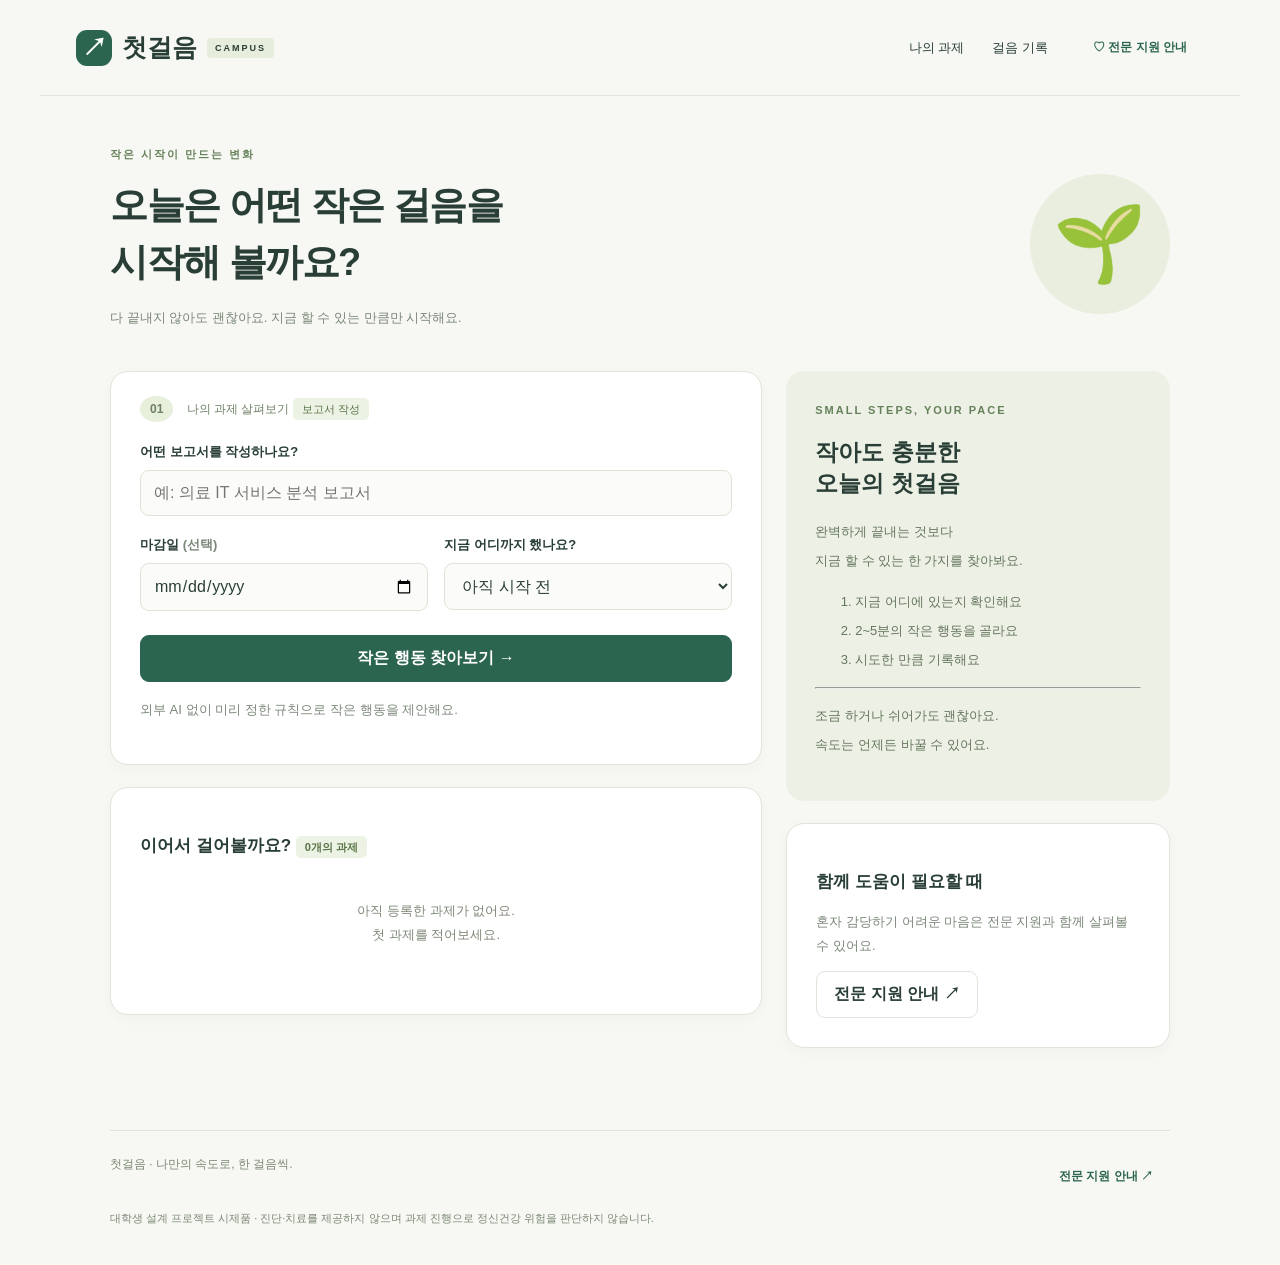
<file: index.html>
﻿<!doctype html><html lang="ko"><head><meta charset="utf-8"><meta name="viewport" content="width=device-width,initial-scale=1"><title>첫걸음 · 작은 시작의 힘</title><link rel="stylesheet" href="style.css"></head><body><header><a class="brand" href="#home"><b class="logo">↗</b> 첫걸음 <small>CAMPUS</small></a><nav><a href="#home">나의 과제</a><a href="#history">걸음 기록</a><button data-support>♡ 전문 지원 안내</button></nav></header><main id="app"></main><footer>첫걸음 · 나만의 속도로, 한 걸음씩.<button data-support>전문 지원 안내 ↗</button><p>대학생 설계 프로젝트 시제품 · 진단·치료를 제공하지 않으며 과제 진행으로 정신건강 위험을 판단하지 않습니다.</p></footer><dialog id="support"><button id="close" aria-label="닫기">×</button><h2>혼자 감당하지 않아도 괜찮아요</h2><p>학교 홈페이지에서 학생상담센터의 상담 방법을 확인해 보세요. 어려움이 계속되면 정신건강복지센터나 의료 전문가에게 도움을 요청할 수 있어요.</p><p>당장 안전을 지키기 어려운 긴급 상황에서는 112 또는 119에 연락하세요.</p><p>첫걸음은 전문적인 진단과 치료를 대신하지 않습니다.</p><button id="close-support">확인했어요</button></dialog><script type="module" src="app.mjs"></script></body></html>
</file>
<file: style.css>
﻿:root{font-family:'Malgun Gothic',sans-serif;color:#293e36;background:#f7f8f3;--green:#2c654f;--line:#dfe5da}*{box-sizing:border-box}body{margin:0}button,input,select,textarea{font:inherit}a{color:inherit;text-decoration:none}button{cursor:pointer;border:1px solid var(--line);background:white;border-radius:9px;padding:12px 17px;color:inherit;font-weight:600}button:hover{filter:brightness(.95)}:focus-visible{outline:3px solid #91ad68;outline-offset:4px}header{max-width:1200px;margin:auto;min-height:96px;display:flex;align-items:center;justify-content:space-between;padding:20px 36px;border-bottom:1px solid var(--line)}.brand{display:flex;align-items:center;gap:10px;font-size:25px;font-weight:bold}.logo{display:grid;place-items:center;background:var(--green);color:white;border-radius:11px;width:36px;height:36px}small{font-size:9px;letter-spacing:2px;background:#e7eddd;padding:5px 8px;border-radius:4px}nav{display:flex;gap:28px;align-items:center;font-size:13px}nav button,footer button{border:0;background:none;color:var(--green);font-size:12px}main{max-width:1120px;margin:auto;padding:48px 30px 60px;min-height:70vh}.eyebrow{font-size:11px;letter-spacing:2px;color:#65805a;font-weight:bold}h1{font-size:38px;letter-spacing:-1.5px;line-height:1.5;margin:15px 0}h2{font-size:23px}h3{font-size:17px}p{line-height:1.85}.muted{color:#7b8779;font-size:13px}.intro{display:flex;align-items:center;justify-content:space-between;margin-bottom:28px}.sprout{font-size:75px;background:#e9eedf;border-radius:50%;width:140px;height:140px;display:grid;place-items:center}.layout{display:grid;grid-template-columns:minmax(0,1.7fr) minmax(260px,1fr);gap:24px}.card{background:white;border:1px solid var(--line);border-radius:18px;padding:29px;margin-bottom:22px;box-shadow:0 4px 14px #344b3608}.aside{background:#edf1e5;border:0;box-shadow:none}.aside p,.aside ol{font-size:13px;color:#65765e;line-height:2.2}.step{font-size:12px;color:#6e8065;margin-bottom:25px}.step b{border-radius:50%;background:#e8efdd;padding:6px 10px;margin-right:10px}label{display:block;font-size:13px;font-weight:bold;margin:20px 0 9px}input,select,textarea{width:100%;border:1px solid #dce3d7;border-radius:9px;padding:13px;background:#fbfcf9;color:inherit}textarea{min-height:85px;resize:vertical}.row{display:grid;grid-template-columns:1fr 1fr;gap:16px}.primary{background:var(--green);color:white;border-color:var(--green)}.wide{width:100%;margin-top:24px}.actions{display:flex;gap:10px;flex-wrap:wrap;margin-top:20px}.tag{background:#edf3e4;border-radius:5px;padding:5px 9px;font-size:11px;color:#587347}.task{padding:18px 0;border-bottom:1px solid var(--line);display:flex;align-items:center;justify-content:space-between;gap:15px}.task:last-child{border:0}.task p{font-size:12px;color:#76846e;margin:6px 0}.task strong{overflow-wrap:anywhere}.criterion,.notice{background:#f0f5e8;border-radius:11px;padding:18px;font-size:14px;margin:20px 0}.timer{font-size:36px;font-variant-numeric:tabular-nums;letter-spacing:2px;margin:20px 0}.empty{padding:25px;text-align:center;color:#7c8776;font-size:13px}.error{color:#a24a32}footer{max-width:1060px;margin:auto;border-top:1px solid var(--line);padding:25px 0;display:flex;justify-content:space-between;flex-wrap:wrap;font-size:12px;color:#7b8775}footer p{width:100%;font-size:11px}dialog{max-width:540px;width:calc(100% - 32px);border:1px solid var(--line);border-radius:18px;padding:30px;color:inherit}dialog::backdrop{background:#183425a0}#close{float:right;border:0;font-size:23px;padding:0 8px}details{font-size:13px;margin-top:20px}summary{cursor:pointer}@media(max-width:700px){header{padding:20px;flex-direction:column;align-items:flex-start;gap:20px}nav{gap:17px;width:100%;justify-content:space-between}main{padding:30px 18px}h1{font-size:28px}.sprout{width:74px;height:74px;font-size:42px;flex-shrink:0}.layout{grid-template-columns:1fr}.card{padding:22px}.row{grid-template-columns:1fr;gap:0}footer{margin:0 18px}.brand small{display:none}}
</file>
